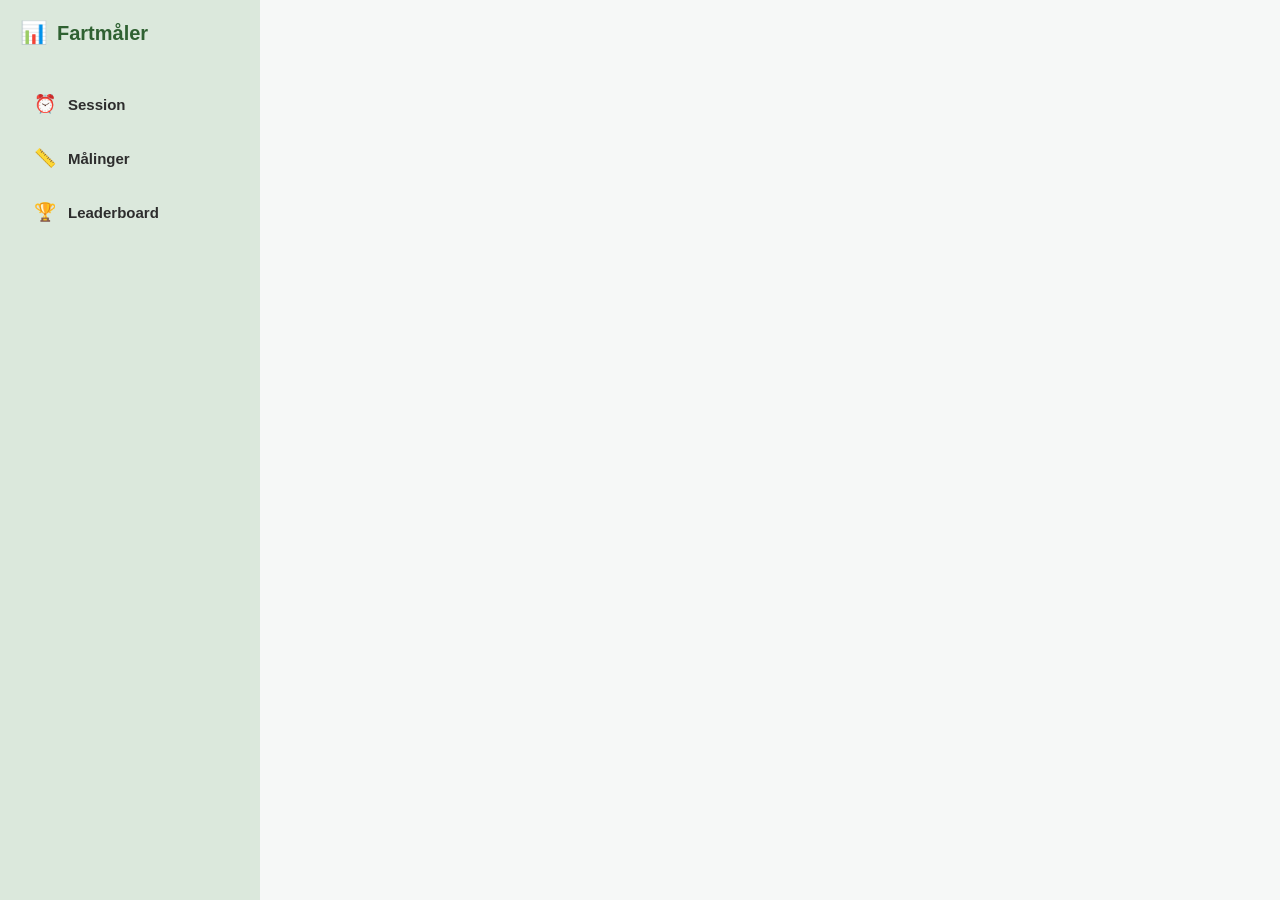
<file: leaderboardElev.html>
<!DOCTYPE html>
<html lang="da">

<head>
    <meta charset="UTF-8">
    <meta name="viewport" content="width=device-width, initial-scale=1.0">
    <title>Elev - Leaderboard</title>

    <link rel="stylesheet" href="Style.css">
</head>

<div class="layout">
    <aside class="sidebar">

        <div class="sidebar-title">
            <span class="sidebar-icon">📊</span>
            <h2>Fartmåler</h2>
        </div>

        <nav class="sidebar-menu">

            <a href="session.html" class="menu-item">
                <span>⏰</span> Session
            </a>

            <a href="opsummering.html" class="menu-item">
                <span>📏</span> Målinger
            </a>

            <a href="leaderboardElev.html" class="menu-item">
                <span>🏆</span> Leaderboard
            </a>

        </nav>

    </aside>

</div>
</file>
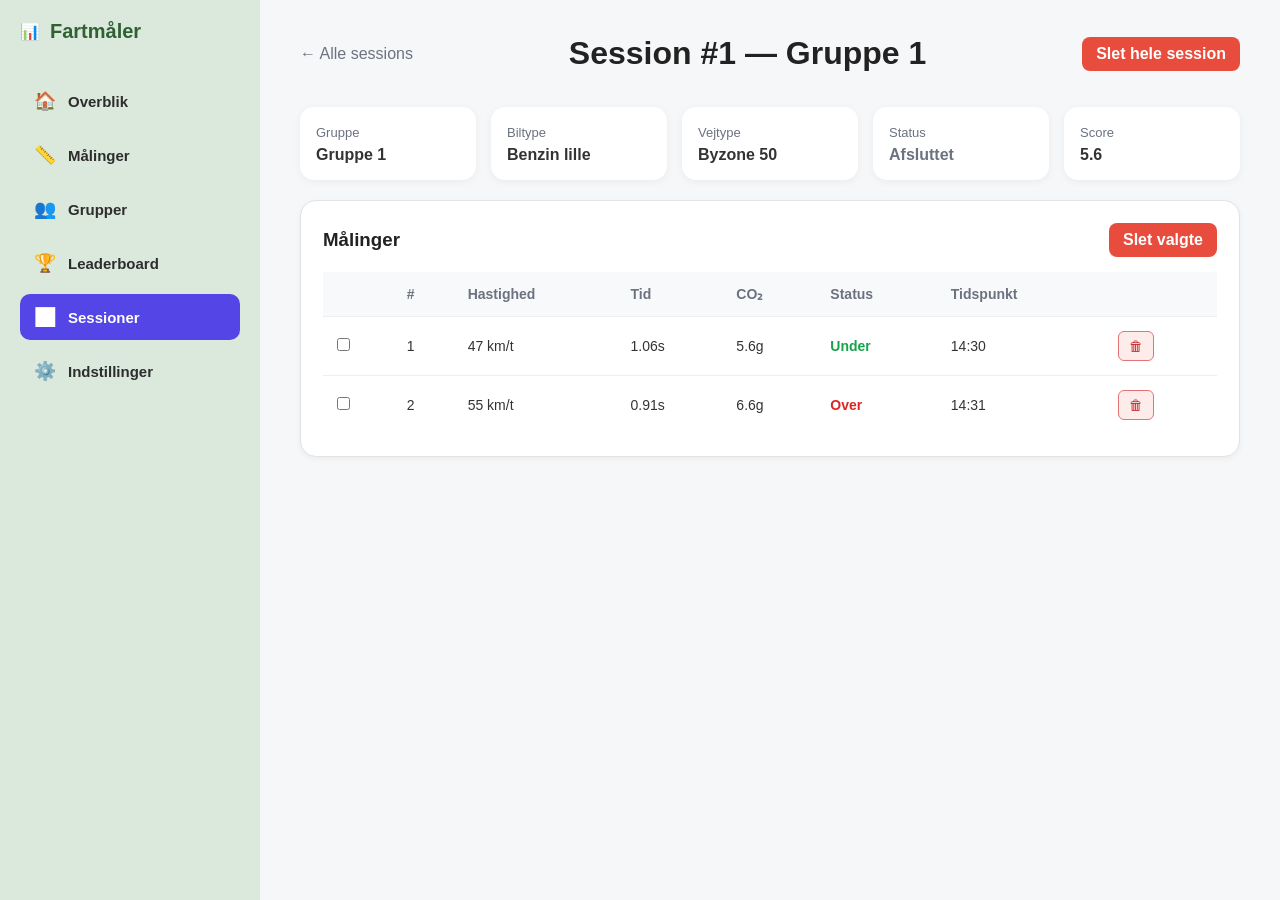
<file: sessions-detail.html>
<!DOCTYPE html>
<html lang="da">
<head>
    <meta charset="UTF-8">
    <title>Session detaljer</title>
    <link rel="stylesheet" href="underviser.css">
</head>

<body>

<div class="layout">

    <!-- SIDEBAR -->
    <aside class="sidebar">

        <div class="sidebar-title">
            <span>📊</span>
            <h2>Fartmåler</h2>
        </div>

        <nav class="sidebar-menu">

            <a href="overblik.html" class="menu-item">
                <span>🏠</span> Overblik
            </a>

            <a href="maaling.html" class="menu-item">
                <span>📏</span> Målinger
            </a>

            <a href="gruppe.html" class="menu-item">
                <span>👥</span> Grupper
            </a>

            <a href="leaderboard.html" class="menu-item">
                <span>🏆</span> Leaderboard
            </a>

            <a href="sessions.html" class="menu-item active">
                <span>📊</span> Sessioner
            </a>

            <a href="indstillinger.html" class="menu-item">
                <span>⚙️</span> Indstillinger
            </a>

        </nav>

    </aside>


    <!-- CONTENT -->
    <main class="content">

        <!-- 🔥 HEADER -->
        <header class="topbar back-header">

            <div class="back-link" onclick="window.location.href='sessions.html'">
                ← Alle sessions
            </div>

            <h1>Session #1 — Gruppe 1</h1>

            <button class="danger-btn">
                Slet hele session
            </button>

        </header>

        <!-- 🔥 INFO CARDS -->
        <div class="info-grid">

            <div class="info-card">
                <span>Gruppe</span>
                <strong>Gruppe 1</strong>
            </div>

            <div class="info-card">
                <span>Biltype</span>
                <strong>Benzin lille</strong>
            </div>

            <div class="info-card">
                <span>Vejtype</span>
                <strong>Byzone 50</strong>
            </div>

            <div class="info-card">
                <span>Status</span>
                <strong class="status-done">Afsluttet</strong>
            </div>

            <div class="info-card">
                <span>Score</span>
                <strong>5.6</strong>
            </div>

        </div>

        <!-- 🔥 MÅLINGER -->
        <section class="card">

            <div class="card-header">
                <h3>Målinger</h3>

                <button class="danger-btn">
                    Slet valgte
                </button>
            </div>

            <div class="table-wrapper">

                <table class="session-table">

                    <thead>
                        <tr>
                            <th></th>
                            <th>#</th>
                            <th>Hastighed</th>
                            <th>Tid</th>
                            <th>CO₂</th>
                            <th>Status</th>
                            <th>Tidspunkt</th>
                            <th></th>
                        </tr>
                    </thead>

                    <tbody>

                        <tr class="click-row">
                            <td><input type="checkbox"></td>
                            <td>1</td>
                            <td>47 km/t</td>
                            <td>1.06s</td>
                            <td>5.6g</td>
                            <td class="status-active">Under</td>
                            <td>14:30</td>
                            <td>
                                <button class="delete-btn-sm">🗑</button>
                            </td>
                        </tr>

                        <tr class="click-row">
                            <td><input type="checkbox"></td>
                            <td>2</td>
                            <td>55 km/t</td>
                            <td>0.91s</td>
                            <td>6.6g</td>
                            <td class="status-over">Over</td>
                            <td>14:31</td>
                            <td>
                                <button class="delete-btn-sm">🗑</button>
                            </td>
                        </tr>

                    </tbody>

                </table>

            </div>

        </section>

    </main>

</div>

</body>
</html>
</file>
<file: Style.css>
/* Shared student/frontpage styling */

* {
    margin: 0;
    padding: 0;
    box-sizing: border-box;
}

body {
    min-height: 100vh;
    margin: 0;
    background-color: #f6f8f7;
    color: #333;
    font-family: "Segoe UI", Arial, Helvetica, sans-serif;
}

button,
select,
input {
    font: inherit;
}

button {
    cursor: pointer;
    transition: 0.2s;
}

.error-box {
    background: #fff0f0;
    border: 1px solid #e0a3a3;
    color: #9f2f2f;
    padding: 12px 16px;
    border-radius: 10px;
    margin-bottom: 20px;
    font-weight: 600;
}


/* Frontpage */

.navbar {
    display: flex;
    justify-content: space-between;
    align-items: center;
    padding: 15px 40px;
    background: white;
}

.logo {
    font-weight: bold;
    font-size: 20px;
}

.login {
    display: flex;
    align-items: center;
}

.login button,
.teacher-login-btn {
    margin-top: 20px;
    padding: 14px 24px;
    background: #2e7d32;
    color: white;
    border: none;
    border-radius: 10px;
}

.hero {
    padding: 40px;
}

.hero h1 {
    font-size: 42px;
}

.hero span {
    color: #2e7d32;
}

.hero p {
    color: #555;
    max-width: 500px;
    line-height: 1.5;
}

/*Ekstra? */
.start-btn {
    margin-top: 20px;
    padding: 14px 24px;
    background: #2e7d32;
    color: white;
    border: none;
    border-radius: 10px;
}

.features {
    display: flex;
    gap: 20px;
    padding: 20px 40px 40px;
}

.card {
    background: white;
    padding: 20px;
    border-radius: 12px;
    flex: 1;
    text-align: center;
    box-shadow: 0 2px 6px rgba(0,0,0,0.05);
}

.main {
    display: flex;
    gap: 40px;
    padding: 0 40px 40px;
    align-items: stretch;
}

.leaderboard {
    background: white;
    padding: 25px;
    border-radius: 16px;
    width: 380px;
    box-shadow: 0 4px 12px rgba(0, 0, 0, 0.05);
}

.leaderboard h3 {
    margin-bottom: 20px;
    font-size: 18px;
}

.leaderboard ul {
    list-style: none;
    padding: 0;
}

.leaderboard li {
    display: flex;
    justify-content: space-between;
    align-items: center;
    padding: 10px 0;
    border-bottom: 1px solid #f0f0f0;
}

.left {
    display: flex;
    align-items: center;
    gap: 10px;
}

.rank {
    width: 30px;
    height: 30px;
    border-radius: 50%;
    background: #e8f5e9;
    color: #2e7d32;
    display: flex;
    align-items: center;
    justify-content: center;
    font-size: 14px;
    font-weight: bold;
}

.green {
    color: #2e7d32;
}

.yellow {
    color: #f9a825;
}

.red {
    color: #c62828;
}

.visual {
    flex: 1;
    background: white;
    border-radius: 16px;
    padding: 20px;
    text-align: center;
}

.visual img {
    max-width: 100%;
    border-radius: 12px;
}

.info-box {
    margin-top: 20px;
    background: #e8f5e9;
    padding: 15px;
    border-radius: 10px;
    color: #2e7d32;
}


/* Login / start session page */

.measurement-container {
    display: flex;
    justify-content: center;
    align-items: center;
    min-height: 100vh;
    padding: 30px;
}

.measurement-card {
    background: white;
    padding: 50px;
    border-radius: 20px;
    width: 600px;
    max-width: 100%;
    box-shadow: 0 8px 25px rgba(0,0,0,0.05);
}

.header-row {
    display: flex;
    align-items: center;
    gap: 20px;
    margin-bottom: 25px;
}

.icon-circle {
    width: 70px;
    height: 70px;
    background: #2e7d32;
    color: white;
    border-radius: 50%;
    display: flex;
    align-items: center;
    justify-content: center;
    font-size: 30px;
}

.measurement-card h1 {
    margin: 0;
    font-size: 28px;
}

.measurement-card p {
    margin-top: 5px;
    color: #666;
}

.measurement-card label {
    display: block;
    margin-top: 18px;
    font-weight: 600;
}

.measurement-card input,
.measurement-card select {
    width: 100%;
    padding: 14px;
    margin-top: 6px;
    border-radius: 10px;
    border: 1px solid #ddd;
    font-size: 15px;
}

.start-measure-btn {
    width: 100%;
    margin-top: 25px;
    padding: 16px;
    background: linear-gradient(to right, #2e7d32, #4caf50);
    color: white;
    border: none;
    border-radius: 16px;
    font-weight: 700;
}

.info-text {
    margin-top: 10px;
    font-size: 14px;
    color: #666;
}

.filter-reset {
    width: 100%;
    padding: 14px;
    margin-top: 12px;
    font-size: 17px;
    font-weight: 600;
    background: white;
    border-radius: 12px;
    border: 1px solid #cfcfcf;
}


/* Student session page */

.page {
    width: 100%;
    padding: 28px;
}

.dashboard {
    max-width: 1900px;
    margin: 0 auto;
}

.topbar {
    display: flex;
    align-items: flex-start;
    gap: 18px;
}

.select-group {
    display: flex;
    flex-direction: column;
    justify-content: space-between;
    height: 100px;
}

.select-group label {
    color: #666;
    font-size: 15px;
    font-weight: 700;
}

.select-button {
    min-width: 175px;
    height: 58px;
    display: flex;
    align-items: center;
    gap: 10px;
    background: #ffffff;
    border: 1px solid #dadde3;
    border-radius: 10px;
    padding: 0 18px;
    color: #111;
    font-size: 20px;
}

.select-button.wide {
    min-width: 285px;
}

.active-session {
    color: #07852a;
    font-size: 16px;
}

.session-actions {
    margin-left: auto;
    display: flex;
    align-items: center;
    gap: 28px;
}

.end-session-button {
    height: 60px;
    min-width: 225px;
    display: flex;
    align-items: center;
    justify-content: center;
    gap: 10px;
    border: none;
    border-radius: 9px;
    background: #5345e6;
    color: #fff;
    font-size: 19px;
    font-weight: 700;
}

.session-actions p {
    color: #666;
    font-size: 18px;
}

.notice {
    display: flex;
    align-items: center;
    gap: 12px;
    min-height: 64px;
    margin-top: 18px;
    padding: 0 28px;
    border: 1px solid #9fc7ff;
    border-radius: 9px;
    background: #eaf3ff;
    color: #0533b3;
    font-size: 19px;
}

.content-grid {
    display: grid;
    grid-template-columns: minmax(520px, 1.1fr) minmax(440px, 0.75fr) 430px;
    gap: 26px;
    margin-top: 26px;
    align-items: start;
}

.left-column,
.middle-column,
.right-column {
    display: flex;
    flex-direction: column;
    gap: 22px;
}

.content-grid .card {
    text-align: left;
    padding: 28px;
    border: 1px solid #e9e9e9;
    border-radius: 16px;
}

.card h2 {
    color: #333;
    font-size: 22px;
    font-weight: 800;
}

.latest-card {
    min-height: 475px;
}

.latest-card h2 {
    text-align: center;
}

.speed-area {
    margin-top: 38px;
    text-align: center;
}

.gauge-wrapper {
    position: relative;
    width: 300px;
    height: 170px;
    margin: 0 auto;
}

.gauge {
    width: 100%;
    height: 100%;
}

.gauge-track {
    fill: none;
    stroke: #e5e7eb;
    stroke-width: 18;
    stroke-linecap: round;
}

.speed-text {
    position: absolute;
    left: 50%;
    top: 58%;
    transform: translate(-50%, -50%);
    text-align: center;
}

.speed-text strong {
    display: block;
    min-width: 120px;
    min-height: 70px;
    color: #2f2f2f;
    font-size: 72px;
    font-weight: 900;
    line-height: 0.95;
}

.speed-text span {
    display: block;
    color: #555;
    font-size: 28px;
}

.muted {
    margin-top: -4px;
    color: #858585;
    font-size: 18px;
}

.status-box {
    min-height: 134px;
    display: flex;
    align-items: center;
    gap: 18px;
    margin-top: 34px;
    border-radius: 12px;
    padding: 22px;
    background: #f8f8f8;
}

.session-card h2 {
    text-align: center;
    margin-bottom: 28px;
}

.stats-grid {
    display: grid;
    grid-template-columns: 1fr 1fr;
    gap: 18px;
}

.stat-box {
    min-height: 96px;
    display: flex;
    align-items: center;
    gap: 18px;
    background: #fafafa;
    border-radius: 12px;
    padding: 20px;
}

.stat-box strong {
    display: block;
    min-height: 30px;
    color: #2c2c2c;
    font-size: 24px;
    font-weight: 800;
}

.calculation-grid {
    display: grid;
    grid-template-columns: repeat(3, 1fr);
    gap: 18px;
    margin-bottom: 26px;
}

.calculation-grid div {
    text-align: center;
    color: #666;
    font-size: 16px;
}

.calculation-grid strong {
    display: flex;
    justify-content: center;
    align-items: center;
    min-height: 54px;
    color: #333;
    font-size: 22px;
    font-weight: 800;
}

.formula-box {
    border-left: 5px solid #5345e6;
    border-radius: 10px;
    background: #f8f8f9;
    padding: 26px 22px;
    text-align: center;
    color: #333;
    font-size: 19px;
    line-height: 1.7;
}

.comparison-row {
    display: grid;
    grid-template-columns: 82px 1fr 1fr;
    align-items: center;
    gap: 26px;
}

.speed-limit {
    width: 76px;
    height: 76px;
    display: grid;
    place-items: center;
    border: 4px solid #df252a;
    border-radius: 50%;
    color: #333;
    font-size: 28px;
    font-weight: 900;
}

.comparison-row strong {
    display: block;
    min-height: 32px;
    color: #333;
    font-size: 24px;
    font-weight: 800;
}

#co2Text {
    margin-top: 14px;
    font-size: 18px;
    line-height: 1.5;
    color: #2e7d32;
}

.feedback-card h2 {
    margin-bottom: 18px;
}

.feedback-grid {
    display: grid;
    grid-template-columns: repeat(3, 1fr);
    gap: 12px;
}

.feedback-button {
    min-height: 134px;
    display: flex;
    align-items: center;
    justify-content: center;
    border: 2px solid #e1e3e8;
    border-radius: 13px;
    background: #ffffff;
    color: #666;
    font-size: 16px;
}

.feedback-message {
    min-height: 82px;
    display: flex;
    align-items: center;
    gap: 16px;
    margin-top: 22px;
    border-radius: 11px;
    background: #f8f8f8;
    padding: 18px;
    font-size: 18px;
    line-height: 1.45;
}

.settings-card h2 {
    margin-bottom: 24px;
}

.setting-row {
    display: grid;
    grid-template-columns: 40px 1fr auto;
    align-items: center;
    padding: 14px 0;
    border-bottom: 1px solid #eee;
}

.setting-row > span {
    font-size: 21px;
}

.setting-row p {
    color: #333;
    font-size: 18px;
}

.switch {
    position: relative;
    width: 60px;
    height: 34px;
}

.switch input {
    display: none;
}

.switch span {
    position: absolute;
    inset: 0;
    border-radius: 999px;
    background: #d1d5db;
    transition: 0.2s;
}

.switch span::before {
    content: "";
    position: absolute;
    width: 26px;
    height: 26px;
    left: 4px;
    top: 4px;
    border-radius: 50%;
    background: #fff;
    transition: 0.2s;
}

.switch input:checked + span {
    background: #5345e6;
}

.switch input:checked + span::before {
    transform: translateX(26px);
}

#ttsLanguageSelect {
    padding: 8px 12px;
    border-radius: 8px;
    border: 1px solid #dcdcdc;
    background: white;
}

.next-button {
    height: 62px;
    display: flex;
    align-items: center;
    justify-content: center;
    gap: 10px;
    border: 1px solid #dedede;
    border-radius: 11px;
    background: #ffffff;
    color: #333;
    font-size: 18px;
}


/* Fun fact */

.funfact-toast {
    position: fixed;
    bottom: 30px;
    right: 30px;
    max-width: 320px;
    background: #fff9e8;
    border: 2px solid #f4ca46;
    border-radius: 14px;
    padding: 16px;
    box-shadow: 0 8px 25px rgba(0,0,0,0.15);
    display: none;
    z-index: 999;
}

.funfact-toast-content strong {
    display: block;
    margin-bottom: 8px;
}

.funfact-toast-content p {
    font-size: 14px;
    color: #8c3000;
    line-height: 1.4;
}


/* History / summary page */

.summary-page {
    max-width: 1800px;
    margin: 0 auto;
    padding: 40px;
}

.summary-header h1 {
    font-size: 40px;
    font-weight: 800;
    margin-bottom: 6px;
}

.summary-header p {
    font-size: 20px;
    color: #555;
    margin-bottom: 32px;
}

.summary-layout {
    display: grid;
    grid-template-columns: 330px 1.5fr 500px;
    gap: 40px;
    align-items: flex-start;
}

.summary-filters {
    padding: 30px;
}

.summary-filters h2 {
    font-size: 22px;
    margin-bottom: 24px;
}

.filter-block {
    margin-bottom: 26px;
}

.filter-label {
    display: block;
    font-size: 16px;
    color: #444;
    font-weight: 600;
    margin-bottom: 8px;
}

.filter-select {
    display: flex;
    align-items: center;
    gap: 10px;
    padding: 14px;
    border-radius: 12px;
    background: #fafafa;
    border: 1px solid #dcdcdc;
}

.filter-select span {
    font-size: 22px;
}

.filter-select select {
    width: 100%;
    font-size: 16px;
    border: none;
    background: none;
}

.filter-date {
    width: 100%;
    padding: 14px;
    background: #fafafa;
    border-radius: 12px;
    border: 1px solid #dcdcdc;
    font-size: 16px;
    text-align: center;
    color: #999;
}

.filter-apply {
    width: 100%;
    padding: 14px;
    font-size: 17px;
    border-radius: 12px;
    background: #2b7a30;
    color: white;
    border: none;
    font-weight: 600;
}

.summary-sessions {
    padding: 32px;
}

.summary-sessions h2 {
    font-size: 22px;
    margin-bottom: 22px;
}

.sessions-table {
    width: 100%;
    font-size: 17px;
    border-collapse: collapse;
}

.sessions-table th {
    font-size: 15px;
    padding-bottom: 12px;
    color: #444;
    border-bottom: 1px solid #e7e7e7;
}

.sessions-table td {
    padding: 20px 0;
    border-bottom: 1px solid #f2f2f2;
    color: #444;
    font-size: 17px;
}

.details-btn {
    font-size: 22px;
    border: none;
    background: none;
    cursor: pointer;
}

.table-footer {
    margin-top: 18px;
    font-size: 16px;
    color: #777;
}

.summary-chart {
    padding: 32px;
}

.summary-chart h2 {
    font-size: 22px;
    margin-bottom: 16px;
}

.chart-placeholder {
    height: 330px;
    border-radius: 14px;
    border: 1px dashed #cfd6dd;
    background: #f8fafc;
    display: flex;
    justify-content: center;
    align-items: center;
    font-size: 18px;
    color: #9aa3b1;
}

.summary-best {
    margin-top: 50px;
    padding: 32px;
    border-radius: 18px;
    display: grid;
    grid-template-columns: 110px 1fr auto;
    gap: 28px;
    align-items: center;
}

.summary-best .best-score {
    width: 95px;
    height: 95px;
    border-radius: 50%;
    background: #e8fbe9;
    display: flex;
    justify-content: center;
    align-items: center;
    font-size: 32px;
    font-weight: 900;
    color: #127a1c;
}

.summary-best .best-info p {
    font-size: 18px;
    color: #444;
    margin-bottom: 4px;
}

.details-btn.large {
    padding: 14px 28px;
    font-size: 17px;
    border-radius: 12px;
    border: 1px solid #ccc;
    background: white;
    font-weight: 600;
}

.summary-navigation {
    margin-top: 30px;
    text-align: center;
}

.back-button {
    padding: 14px 24px;
    border-radius: 12px;
    border: 1px solid #cfcfcf;
    background: white;
    font-size: 16px;
    font-weight: 600;
}


/* Placeholder values */

#speed-value,
#distance,
#tid,
#limit-badge,
#din-hastighed,
#afvigelse,
#measurement-count,
#average-speed,
#saved-co2,
#latest-speed {
    color: #9ca3af;
}


/* Responsive */

@media (max-width: 1450px) {

    .content-grid {
        grid-template-columns: 1fr 1fr;
    }

    .right-column {
        grid-column: 1 / -1;
        display: grid;
        grid-template-columns: 1fr 1fr;
    }

    .next-button {
        grid-column: 1 / -1;
    }
}

@media (max-width: 1200px) {

    .summary-layout {
        grid-template-columns: 1fr;
    }

    .summary-best {
        grid-template-columns: 1fr;
        text-align: center;
    }

    .summary-best .best-score {
        margin: 0 auto;
    }

    .main {
        flex-direction: column;
    }

    .leaderboard {
        width: 100%;
    }
}

@media (max-width: 950px) {

    .page {
        padding: 18px;
    }

    .topbar {
        flex-direction: column;
        align-items: stretch;
    }

    .session-actions {
        margin-left: 0;
        flex-direction: column;
        align-items: stretch;
        gap: 12px;
    }

    .content-grid {
        grid-template-columns: 1fr;
    }

    .right-column {
        display: flex;
    }

    .stats-grid,
    .calculation-grid,
    .feedback-grid {
        grid-template-columns: 1fr;
    }

    .comparison-row {
        grid-template-columns: 1fr;
    }

    .speed-limit {
        margin: 0 auto;
    }

    .features {
        flex-direction: column;
        padding: 0 20px 30px;
        
    }

    .hero,
    .main {
        padding: 30px 20px;
    }

    .navbar {
        padding: 15px 20px;
    }

    .measurement-card {
        padding: 30px;
    }
}





.topbar {
    display: flex;
    justify-content: space-between;
    align-items: center;
}

.topbar-actions {
    display: flex;
    gap: 12px;
    align-items: center;
}

/* START KNAP */
.start-btn {
    background-color: #2e7d32;
    color: white;
    border: none;
    padding: 10px 18px;
    border-radius: 8px;
    font-weight: 500;
    cursor: pointer;
    transition: 0.2s;
}

.start-btn:hover {
    background-color: #256628;
}

/* LOGIN KNAP */
.login-btn {
    background-color: #2e7d32;
    color: white;
    padding: 10px 16px;
    border-radius: 8px;
    text-decoration: none;
}

/* Nav bar */
.layout {
    display: grid;
    grid-template-columns: 260px 1fr;
    min-height: 100vh;
}

.sidebar {
    width: 260px;
    min-height: 100vh;
    background: #dbe8dc;
    padding: 20px;

    display: flex;
    flex-direction: column;
}

.sidebar-title {
    display: flex;
    align-items: center;
    gap: 10px;
    margin-bottom: 35px;
}

.sidebar-title h2 {
    font-size: 20px;
    font-weight: 800;
    color: #2f6132;
}

.sidebar-icon {
    font-size: 22px;
}

.sidebar-menu {
    display: flex;
    flex-direction: column;
    gap: 8px;
}

.menu-item {
    display: flex;
    align-items: center;
    gap: 12px;

    padding: 12px 14px;
    border-radius: 10px;

    color: #2d2d2d;
    font-size: 15px;
    font-weight: 600;
    text-decoration: none;
}

.menu-item span {
    font-size: 18px;
}

.menu-item:hover {
    background: #d8ead8;
}

.menu-item.active {
    background: #5345e6;
    color: white;
    font-weight: 700;
}

.menu-item.active span {
    filter: brightness(0) invert(1);
}

.content {
    padding: 35px 40px;
}
</file>
<file: underviser.css>
/* underviser */

* {
    margin: 0;
    padding: 0;
    box-sizing: border-box;
    font-family: Inter, Arial, sans-serif;
}

body {
    background: #f6f7f9;
    color: #333;
}

h1,
h2,
h3 {
    font-weight: 700;
    color: #222;
}

p {
    color: #555;
}

button {
    cursor: pointer;
    font-family: inherit;
    transition: 0.2s;
}

table {
    width: 100%;
    border-collapse: collapse;
}


/* layout */

.layout {
    display: grid;
    grid-template-columns: 260px 1fr;
    min-height: 100vh;
}

.sidebar {
    width: 260px;
    min-height: 100vh;
    background: #dbe8dc;
    padding: 20px;

    display: flex;
    flex-direction: column;
}

.sidebar-title {
    display: flex;
    align-items: center;
    gap: 10px;
    margin-bottom: 35px;
}

.sidebar-title h2 {
    font-size: 20px;
    font-weight: 800;
    color: #2f6132;
}

.sidebar-icon {
    font-size: 22px;
}

.sidebar-menu {
    display: flex;
    flex-direction: column;
    gap: 8px;
}

.menu-item {
    display: flex;
    align-items: center;
    gap: 12px;

    padding: 12px 14px;
    border-radius: 10px;

    color: #2d2d2d;
    font-size: 15px;
    font-weight: 600;
    text-decoration: none;
}

.menu-item span {
    font-size: 18px;
}

.menu-item:hover {
    background: #d8ead8;
}

.menu-item.active {
    background: #5345e6;
    color: white;
    font-weight: 700;
}

.menu-item.active span {
    filter: brightness(0) invert(1);
}

.content {
    padding: 35px 40px;
}


/* topbar */

.topbar {
    display: flex;
    justify-content: space-between;
    align-items: flex-start;
    gap: 20px;
    flex-wrap: wrap;

    margin-bottom: 35px;
}

.welcome-text h1 {
    font-size: 32px;
    margin-bottom: 6px;
}

.welcome-text p {
    font-size: 17px;
    color: #666;
}

.topbar-actions {
    display: flex;
    align-items: center;
    gap: 16px;
}

.user-box {
    display: flex;
    align-items: center;
    gap: 14px;
}

.user-info {
    display: flex;
    flex-direction: column;
    text-align: right;
}

.logout-btn {
    background: none;
    border: none;
    color: #333;
    font-size: 15px;
}

.global-logout {
    padding: 10px 18px;
    border-radius: 10px;
    background: #ffffff;
    border: 1px solid #8fbf93;
    color: #2f6132;
    font-size: 15px;
}

.global-logout:hover {
    background: #e9f5ea;
    border-color: #6ea876;
}


/* cards */

.card {
    background: #ffffff;
    border-radius: 16px;
    border: 1px solid #e3e3e3;
    padding: 22px;
    box-shadow: 0 2px 6px rgba(0, 0, 0, 0.05);
}

.dark-card {
    background: #ffffff;
    border: 1px solid #e3e3e3;
    border-radius: 16px;
    padding: 24px;
    box-shadow: 0 2px 6px rgba(0, 0, 0, 0.05);
}

.center {
    text-align: center;
}


/* KPI */

.kpi-row {
    display: grid;
    grid-template-columns: repeat(auto-fit, minmax(190px, 1fr));
    gap: 22px;
    margin-bottom: 35px;
}

.kpi-card {
    background: #ffffff;
    padding: 22px;
    border-radius: 16px;
    border: 1px solid #e3e3e3;
    box-shadow: 0 2px 6px rgba(0, 0, 0, 0.05);
}

.kpi-icon {
    font-size: 26px;
    margin-bottom: 8px;
}

.kpi-card p {
    color: #555;
    font-size: 15px;
    margin-bottom: 3px;
}

.kpi-card h2 {
    font-size: 26px;
    margin-bottom: 8px;
}

.trend {
    font-size: 13px;
    color: #888;
}


/* overview */

.dashboard-grid {
    display: grid;
    grid-template-columns: 2fr 1fr;
    gap: 24px;
    margin-top: 25px;
}

.card-header {
    display: flex;
    justify-content: space-between;
    align-items: center;
    margin-bottom: 15px;
}

.live-badge {
    background: #e8f5e9;
    color: #2e7d32;
    font-size: 13px;
    padding: 4px 10px;
    border-radius: 20px;
    font-weight: 600;
}

.dark-table {
    width: 100%;
    border-collapse: collapse;
    margin-top: 15px;
}

.dark-table th {
    text-align: left;
    font-size: 14px;
    color: #666;
    padding-bottom: 10px;
    border-bottom: 1px solid #eee;
}

.dark-table td {
    padding: 12px 0;
    border-bottom: 1px solid #f0f0f0;
    font-size: 15px;
    color: #333;
}

.status {
    display: inline-block;
    padding: 4px 10px;
    border-radius: 12px;
    font-size: 13px;
    font-weight: 600;
}

.status.green {
    background: #e8f5e9;
    color: #2e7d32;
}

.status.red {
    background: #fdecea;
    color: #c62828;
}

.status.blue {
    background: #e3f2fd;
    color: #1565c0;
}

.score-circle {
    width: 150px;
    height: 150px;

    border-radius: 50%;
    border: 10px solid #4caf50;

    display: flex;
    flex-direction: column;
    justify-content: center;
    align-items: center;

    margin: 20px auto;
}

.score-circle span {
    font-size: 32px;
    font-weight: bold;
    color: #333;
}

.score-circle p {
    font-size: 14px;
    color: #666;
}

.small-info {
    font-size: 18px;
}


/* buttons */

.period-btn,
.export-btn {
    background: #fff;
    border: 1px solid #dadada;
    padding: 10px 16px;
    border-radius: 10px;
    font-size: 15px;
}


/* leaderboard */

.leader-tabs {
    display: flex;
    gap: 10px;
    margin-bottom: 22px;
}

.leader-tab {
    padding: 10px 18px;
    background: #fff;
    border: 1px solid #dcdcdc;
    border-radius: 10px;
    font-size: 15px;
}

.leader-tab.active {
    background: #e7f3e7;
    border-color: #94c89b;
    font-weight: 700;
}

.leaderboard-grid {
    display: grid;
    grid-template-columns: 2fr 1fr;
    gap: 25px;
}

.leader-table {
    overflow-x: auto;
}

.leader-table table {
    width: 100%;
    border-collapse: collapse;
}

.leader-table th {
    text-align: left;
    padding-bottom: 12px;
    font-size: 14px;
    color: #666;
    border-bottom: 1px solid #e4e4e4;
}

.leader-table td {
    padding: 12px 0;
    border-bottom: 1px solid #f2f2f2;
    font-size: 15px;
}

.rank {
    display: inline-block;
    width: 26px;
    height: 26px;

    border-radius: 50%;
    text-align: center;
    line-height: 26px;

    font-weight: 700;
    color: white;
}

.gold {
    background: #e0a400;
}

.silver {
    background: #b5b5b5;
}

.bronze {
    background: #b7793a;
}

.green {
    color: #2f7a37;
}

.yellow {
    color: #c89a00;
}

.orange {
    color: #d86e00;
}

.red {
    color: #c92f2f;
}

.table-note {
    font-size: 13px;
    margin-top: 10px;
    color: #777;
}

.leader-side h3 {
    font-size: 18px;
    margin-bottom: 16px;
}

.school-box {
    display: flex;
    gap: 16px;
    align-items: center;
    margin-bottom: 22px;
}

.school-icon {
    width: 60px;
    height: 60px;
    background: #e7f3e7;
    border-radius: 50%;

    display: flex;
    justify-content: center;
    align-items: center;

    font-size: 32px;
}

.leader-side h4 {
    margin-top: 22px;
    margin-bottom: 10px;
    font-size: 16px;
}

.top-three {
    list-style: none;
    padding-left: 0;
    margin-bottom: 14px;
}

.top-three li {
    display: flex;
    justify-content: space-between;
    padding: 6px 0;
}

.right {
    font-weight: 700;
}

.score-expl ul {
    margin-top: 10px;
    color: #555;
    padding-left: 18px;
}


/* group page */

.group-card {
    padding: 26px;
    margin-top: 10px;
}

.group-card h3 {
    font-size: 18px;
    margin-bottom: 12px;
}

.group-create {
    margin-bottom: 20px;
}

.group-create-row {
    display: flex;
    gap: 12px;
    margin-top: 8px;
}

.group-create-row input {
    flex: 1;
    padding: 12px;
    border-radius: 10px;
    border: 1px solid #dcdcdc;
    font-size: 15px;
}

.divider {
    margin: 22px 0;
    border: none;
    border-top: 1px solid #efefef;
}

.group-list {
    overflow-x: auto;
}

.group-list table {
    width: 100%;
    border-collapse: collapse;
}

.group-list th {
    text-align: left;
    padding-bottom: 8px;
    color: #666;
    font-size: 15px;
}

.group-list td {
    padding: 14px 0;
    font-size: 16px;
    border-bottom: 1px solid #f0f0f0;
}

.actions {
    text-align: right;
}

.edit-btn,
.delete-btn-sm {
    padding: 6px 14px;
    border-radius: 8px;
    font-size: 14px;
    border: 1px solid #ccc;
    background: #fff;
    margin-left: 6px;
}

.edit-btn:hover {
    background: #e7f3e7;
    border-color: #92c59c;
}

.delete-btn-sm {
    background: #fff8f8;
    border-color: #ddc1c1;
    color: #b33a3a;
}

.delete-btn-sm:hover {
    background: #ffecec;
}


/* measurement/admin page */

.mailer-grid {
    display: grid;
    grid-template-columns: 1.3fr 1fr;
    gap: 25px;
}

.group-overview,
.comparison-card {
    overflow-x: auto;
}

.group-overview h3 {
    margin-bottom: 12px;
}

.group-header {
    display: flex;
    justify-content: space-between;
    align-items: center;
    margin-bottom: 16px;
}

.search-field {
    padding: 10px 14px;
    border-radius: 10px;
    border: 1px solid #dcdcdc;
    font-size: 15px;
}

.group-overview-table {
    width: 100%;
    border-collapse: collapse;
}

.group-overview-table th {
    text-align: left;
    padding-bottom: 10px;
    color: #666;
    font-size: 14px;
}

.group-overview-table td {
    padding: 12px 0;
    border-bottom: 1px solid #f1f1f1;
    font-size: 15px;
}

.tag {
    display: inline-block;
    padding: 4px 10px;
    border-radius: 10px;
    color: white;
    font-weight: 600;
    margin-right: 8px;
    font-size: 13px;
}

.tag-purple {
    background: #c4b6ff;
}

.tag-green {
    background: #b2e7b2;
}

.tag-blue {
    background: #a9d4ff;
}

.group-graph .graph-header {
    display: flex;
    justify-content: space-between;
    margin-bottom: 16px;
}

.graph-placeholder {
    height: 260px;
    background: #f3f5f8;
    border: 1px dashed #cfd4da;
    border-radius: 14px;

    display: flex;
    justify-content: center;
    align-items: center;

    color: #9299a4;
    font-size: 16px;
}

.comparison-card h3 {
    margin-bottom: 18px;
}

.comparison-table {
    width: 100%;
    border-collapse: collapse;
}

.comparison-table th {
    text-align: left;
    font-size: 14px;
    padding-bottom: 8px;
    color: #666;
}

.comparison-table td {
    padding: 12px 0;
    border-bottom: 1px solid #efefef;
}

.bar {
    height: 16px;
    border-radius: 8px;
    width: 60%;
}

.bar.green {
    background: #b5e7b7;
}

.bar.yellow {
    background: #ffe69c;
}

.bar.orange {
    background: #ffb87a;
}

.legend {
    margin-top: 16px;
    font-size: 14px;
    color: #666;
}

.legend .dot {
    display: inline-block;
    width: 12px;
    height: 12px;

    margin-right: 6px;
    margin-left: 16px;

    border-radius: 50%;
}

.dot.green {
    background: #3c8b3e;
}

.dot.lightgreen {
    background: #96d696;
}

.dot.yellow {
    background: #e5c03c;
}

.dot.orange {
    background: #e78a3e;
}

.dot.red {
    background: #d45555;
}


/* settings page */

.settings-card {
    padding: 40px;
    border-radius: 18px;
    background: #fff;
    border: 1px solid #e3e3e3;
    box-shadow: 0 3px 10px rgba(0,0,0,0.06);
    margin-bottom: 40px;

    width: 100%;
    max-width: 1100px;
}

.settings-card h2 {
    font-size: 26px;
    font-weight: 800;
    margin-bottom: 6px;
}

.settings-subtext {
    color: #666;
    font-size: 16px;
    margin-bottom: 24px;
}

.setting-row {
    display: grid;
    grid-template-columns: 50px 1fr auto;
    align-items: center;

    gap: 16px;
    padding: 18px 0;

    border-bottom: 1px solid #efefef;
}

.setting-row:last-child {
    border-bottom: none;
}

.setting-row span {
    font-size: 26px;
    text-align: center;
}

.setting-text {
    display: flex;
    flex-direction: column;
    gap: 2px;
}

.setting-text strong {
    font-size: 18px;
    color: #222;
}

.setting-text p {
    font-size: 14px;
    color: #777;
    margin: 0;
}

.switch {
    position: relative;
    width: 64px;
    height: 34px;
    display: inline-block;
}

.switch input {
    display: none;
}

.switch span {
    position: absolute;
    inset: 0;
    background: #d6d6d6;
    border-radius: 50px;
    transition: 0.25s;
}

.switch span:before {
    content: "";
    position: absolute;
    height: 26px;
    width: 26px;
    left: 4px;
    top: 4px;
    background: white;
    border-radius: 50%;
    transition: 0.25s;
    box-shadow: 0 1px 3px rgba(0,0,0,0.2);
}

.switch input:checked + span {
    background: #5345e6;
}

.switch input:checked + span:before {
    transform: translateX(30px);
}

.danger-card {
    padding: 30px;
    border-radius: 18px;
    background: #fff5f5;
    border: 1px solid #e5b6b6;
    box-shadow: 0 2px 6px rgba(0,0,0,0.04);

    width: 100%;
    max-width: 1100px;
}

.danger-card h2 {
    font-size: 24px;
    font-weight: 800;
    color: #b23636;
    margin-bottom: 6px;
}

.danger-subtext {
    color: #7a3a3a;
    font-size: 16px;
    margin-bottom: 20px;
}

.danger-buttons {
    display: flex;
    flex-direction: column;
    gap: 14px;
}

.danger-btn {
    padding: 14px;
    border-radius: 12px;
    background: #d9534f;
    color: white;
    border: none;
    font-size: 16px;
    font-weight: 600;

    display: flex;
    align-items: center;
    justify-content: center;
    gap: 10px;
}

.danger-btn:hover {
    background: #c64541;
}

.settings-card,
.danger-card {
    margin-left: auto;
    margin-right: auto;
}


/* old support classes */

.main-grid {
    display: grid;
    grid-template-columns: 1.4fr 1fr;
    gap: 25px;
}

.bottom-grid {
    display: grid;
    grid-template-columns: 1fr 1fr;
    gap: 25px;
    margin-top: 30px;
}

.latest-table table,
.groups-card table {
    width: 100%;
    border-collapse: collapse;
}

.latest-table th,
.groups-card th {
    text-align: left;
    font-size: 14px;
    padding-bottom: 10px;
    color: #666;
    border-bottom: 1px solid #e7e7e7;
}

.latest-table td,
.groups-card td {
    padding: 12px 0;
    font-size: 15px;
    color: #444;
    border-bottom: 1px solid #f3f3f3;
}

.see-all {
    font-size: 14px;
    color: #2f6132;
    cursor: pointer;
}


/* responsive */

@media (max-width: 1200px) {

    .layout {
        grid-template-columns: 1fr;
    }

    .sidebar {
        width: 100%;
        min-height: auto;
    }

    .content {
        padding: 20px;
    }

    .dashboard-grid,
    .leaderboard-grid,
    .mailer-grid,
    .main-grid,
    .bottom-grid {
        grid-template-columns: 1fr;
    }
}

@media (max-width: 768px) {

    .topbar {
        flex-direction: column;
        align-items: stretch;
    }

    .user-box {
        width: 100%;
        justify-content: space-between;
    }

    .kpi-row {
        grid-template-columns: 1fr;
    }

    .group-create-row {
        flex-direction: column;
    }

    .group-header {
        flex-direction: column;
        align-items: stretch;
        gap: 12px;
    }

    .search-field {
        width: 100%;
    }

    .leader-tabs {
        flex-wrap: wrap;
    }

    .setting-row {
        grid-template-columns: 40px 1fr;
    }

    .switch {
        grid-column: 2;
    }
    /* error messages */

.error-box {
    background: #fff0f0;
    border: 1px solid #e0a3a3;
    color: #9f2f2f;
    padding: 12px 16px;
    border-radius: 10px;
    margin-bottom: 20px;
    font-weight: 600;
}


/* save button */

.save-btn {
    padding: 12px 18px;
    border-radius: 10px;
    border: none;
    background: #5345e6;
    color: white;
    font-size: 15px;
    font-weight: 700;
}

.save-btn:hover {
    background: #4336c9;
}


/* small buttons */

.small {
    padding: 8px 12px;
    font-size: 14px;
}


/* empty table text */

td[colspan] {
    color: #777;
    text-align: center;
    padding: 18px;
}


/* better table spacing */

.leader-table td,
.comparison-table td,
.group-overview-table td,
.group-list td {
    padding-left: 6px;
    padding-right: 6px;
}


/* leaderboard rank fallback */

.top-three .rank {
    background: #5345e6;
    margin-right: 8px;
}


/* active danger button in table header */

.group-header .danger-btn {
    max-width: 180px;
    padding: 10px 14px;
    font-size: 14px;
}


/* mobile sidebar menu */

@media (max-width: 1200px) {

    .sidebar-menu {
        flex-direction: row;
        flex-wrap: wrap;
    }

    .menu-item {
        flex: 1;
        min-width: 150px;
        justify-content: center;
    }
}
}



/* klasse overblik */
.groups-overview-card {
  margin-top: 20px;
}

.groups-header {
  display: flex;
  justify-content: space-between;
  align-items: center;
  margin-bottom: 15px;
}

.groups-header h3 {
  font-size: 18px;
}

.groups-header a {
  font-size: 14px;
  color: #2e7d32;
  text-decoration: none;
  font-weight: 600;
}

.groups-header a:hover {
  text-decoration: underline;
}

.groups-table {
  width: 100%;
  border-collapse: collapse;
}

.groups-table th {
  text-align: left;
  font-size: 14px;
  color: #666;
  padding-bottom: 10px;
  border-bottom: 1px solid #eee;
}

.groups-table td {
  padding: 12px 0;
  border-bottom: 1px solid #f0f0f0;
  font-size: 15px;
  color: #333;
}

.score.green {
  color: #2e7d32;
  font-weight: 600;
}

.score.orange {
  color: #f9a825;
  font-weight: 600;
}

.score.red {
  color: #c62828;
  font-weight: 600;
}

.trend.green {
  color: #2e7d32;
  font-weight: 600;
}

.groups-footer {
  margin-top: 10px;
  font-size: 13px;
  color: #777;
}



/* popup */
.modal {
  display: none;
  position: fixed;
  inset: 0;
  background: rgba(0,0,0,0.4);
  justify-content: center;
  align-items: center;
}

.modal-content {
  background: white;
  padding: 20px;
  border-radius: 12px;
  width: 300px;
  text-align: center;
}

/* status */
.status.green {
  color: #2e7d32;
  font-weight: 600;
}

/* knapper */
.group-table button {
  margin-right: 5px;
  cursor: pointer;
}

.end-btn {
    background: #f59e0b;
    color: white;
    border: none;
    padding: 6px 12px;
    border-radius: 6px;
    margin-left: 6px;
}

.group-table {
    width: 100%;
    border-collapse: collapse;
    table-layout: fixed; /* 🔥 vigtig */
}

.group-table th,
.group-table td {
    text-align: left;
    padding: 14px 16px;
}

/* Kolonne bredder (det er DET der fixer det) */
.group-table th:nth-child(1),
.group-table td:nth-child(1) {
    width: 60px;
}

.group-table th:nth-child(2),
.group-table td:nth-child(2) {
    width: 180px;
}

.group-table th:nth-child(3),
.group-table td:nth-child(3) {
    width: 180px;
}

.group-table th:nth-child(4),
.group-table td:nth-child(4) {
    width: 120px;
}

.group-table th:nth-child(5),
.group-table td:nth-child(5) {
    width: 100px;
}

.group-table th:nth-child(6),
.group-table td:nth-child(6) {
    width: 260px;
}









.click-row:hover {
    background-color: #f5f5f5;
    cursor: pointer;
}

.session-header {
    display: flex;
    justify-content: space-between;
    align-items: center;
    margin-bottom: 20px;
}

.back-btn {
    background: none;
    border: none;
    font-size: 16px;
    cursor: pointer;
}

.green {
    color: #2e7d32;
    font-weight: 600;
}

.red {
    color: #c62828;
    font-weight: 600;
}

.gray {
    color: #777;
}

.delete-btn-sm {
    border: 1px solid #ddd;
    background: white;
    padding: 6px 10px;
    border-radius: 6px;
    cursor: pointer;
}

.danger-btn {
    background-color: #e74c3c;
    color: white;
    border: none;
    padding: 8px 14px;
    border-radius: 8px;
    cursor: pointer;
}

/* CARD HEADER */
.card-header {
    display: flex;
    justify-content: space-between;
    align-items: center;
    margin-bottom: 15px;
}

/* TABLE WRAPPER */
.table-wrapper {
    overflow-x: auto;
}

/* TABLE */
.session-table {
    width: 100%;
    border-collapse: collapse;
}

/* HEAD */
.session-table thead {
    background: #f8f9fb;
}

.session-table th {
    text-align: left;
    padding: 14px;
    font-size: 14px;
    color: #6b7280;
}

/* ROWS */
.session-table td {
    padding: 14px;
    border-top: 1px solid #eee;
    font-size: 14px;
}

/* HOVER */
.session-table tbody tr:hover {
    background: #f9fafb;
    cursor: pointer;
}

/* STATUS BADGE */
.status-active {
    color: #16a34a;
    font-weight: 600;
}

.status-done {
    color: #6b7280;
}

/* DELETE BUTTON SMALL */
.delete-btn-sm {
    background: #fee2e2;
    color: #dc2626;
    border: none;
    padding: 6px 10px;
    border-radius: 8px;
    cursor: pointer;
}

.delete-btn-sm:hover {
    background: #fecaca;
}

/* LOADING TEXT */
.loading-text {
    text-align: center;
    color: #9ca3af;
    padding: 20px;
}



/* GRID */
.info-grid {
    display: grid;
    grid-template-columns: repeat(5, 1fr);
    gap: 15px;
    margin-bottom: 20px;
}

/* CARD */
.info-card {
    background: white;
    padding: 16px;
    border-radius: 14px;
    box-shadow: 0 2px 8px rgba(0,0,0,0.05);
}

.info-card span {
    font-size: 13px;
    color: #6b7280;
}

.info-card strong {
    display: block;
    margin-top: 5px;
    font-size: 16px;
}

/* STATUS */
.status-active {
    color: #16a34a;
    font-weight: 600;
}

.status-done {
    color: #6b7280;
}

.status-over {
    color: #dc2626;
    font-weight: 600;
}

/* BACK HEADER */
.back-header {
    display: flex;
    align-items: center;
    justify-content: space-between;
}

.back-link {
    cursor: pointer;
    color: #6b7280;
}





.modal-overlay {
    position: fixed;
    top: 0;
    left: 0;
    right: 0;
    bottom: 0;

    background: rgba(0,0,0,0.4);

    display: none;
    align-items: center;
    justify-content: center;

    z-index: 999;
}

.modal-overlay.show {
    display: flex;
}

.modal-box {
    background: white;
    padding: 25px 30px;
    border-radius: 16px;

    width: 320px;
    text-align: center;

    box-shadow: 0 10px 25px rgba(0,0,0,0.15);
}

.modal-box h2 {
    margin-bottom: 10px;
    font-size: 20px;
}

.modal-box p {
    color: #666;
    font-size: 14px;
}

.modal-actions {
    margin-top: 20px;
    display: flex;
    justify-content: center;
    gap: 10px;
}

/* 🔥 KNAPPER */
.btn-secondary {
    background: #eee;
    border: none;
    padding: 10px 16px;
    border-radius: 10px;
    cursor: pointer;
}

.btn-danger {
    background: #e74c3c;
    color: white;
    border: none;
    padding: 10px 16px;
    border-radius: 10px;
    cursor: pointer;
}

.btn-danger:hover {
    background: #c0392b;
}






/* MODAL DESIGN */
.modal-overlay {
    position: fixed;
    top: 0;
    left: 0;
    width: 100%;
    height: 100%;

    background: rgba(0,0,0,0.5);

    display: flex;
    justify-content: center;
    align-items: center;

    opacity: 0;
    pointer-events: none;
    transition: 0.2s;
}

.modal-overlay.active {
    opacity: 1;
    pointer-events: all;
}

.modal-box {
    background: white;
    padding: 30px;
    border-radius: 16px;
    width: 350px;
    text-align: center;
}

.modal-box input {
    width: 100%;
    padding: 10px;
    margin-top: 10px;
    border-radius: 8px;
    border: 1px solid #ccc;
}

.modal-actions {
    margin-top: 20px;
    display: flex;
    justify-content: space-between;
}

.btn-secondary {
    background: #e0e0e0;
    border: none;
    padding: 10px 16px;
    border-radius: 8px;
}

.btn-danger {
    background: #e74c3c;
    color: white;
    border: none;
    padding: 10px 16px;
    border-radius: 8px;
}


.filter-btn {
    background: #eee;
    border: none;
    padding: 8px 16px;
    border-radius: 8px;
    cursor: pointer;
}

.filter-btn.active {
    background: #cfe8d6;
    color: #1b5e20;
    font-weight: 600;
}



.edit-btn {
    background: #e6f4ea;
    border: 1px solid #7fbf7f;
    padding: 6px 10px;
    border-radius: 6px;
    cursor: pointer;
}

.delete-btn-sm {
    background: #fdecea;
    border: 1px solid #e57373;
    padding: 6px 10px;
    border-radius: 6px;
    cursor: pointer;
    color: #c62828;
}

.modal-overlay {
    display: none;
    position: fixed;
    top: 0;
    left: 0;
    width: 100%;
    height: 100%;

    background: rgba(0,0,0,0.4);

    justify-content: center;
    align-items: center;
}

.modal-box {
    background: white;
    padding: 25px;
    border-radius: 12px;
    width: 300px;
}
</file>
